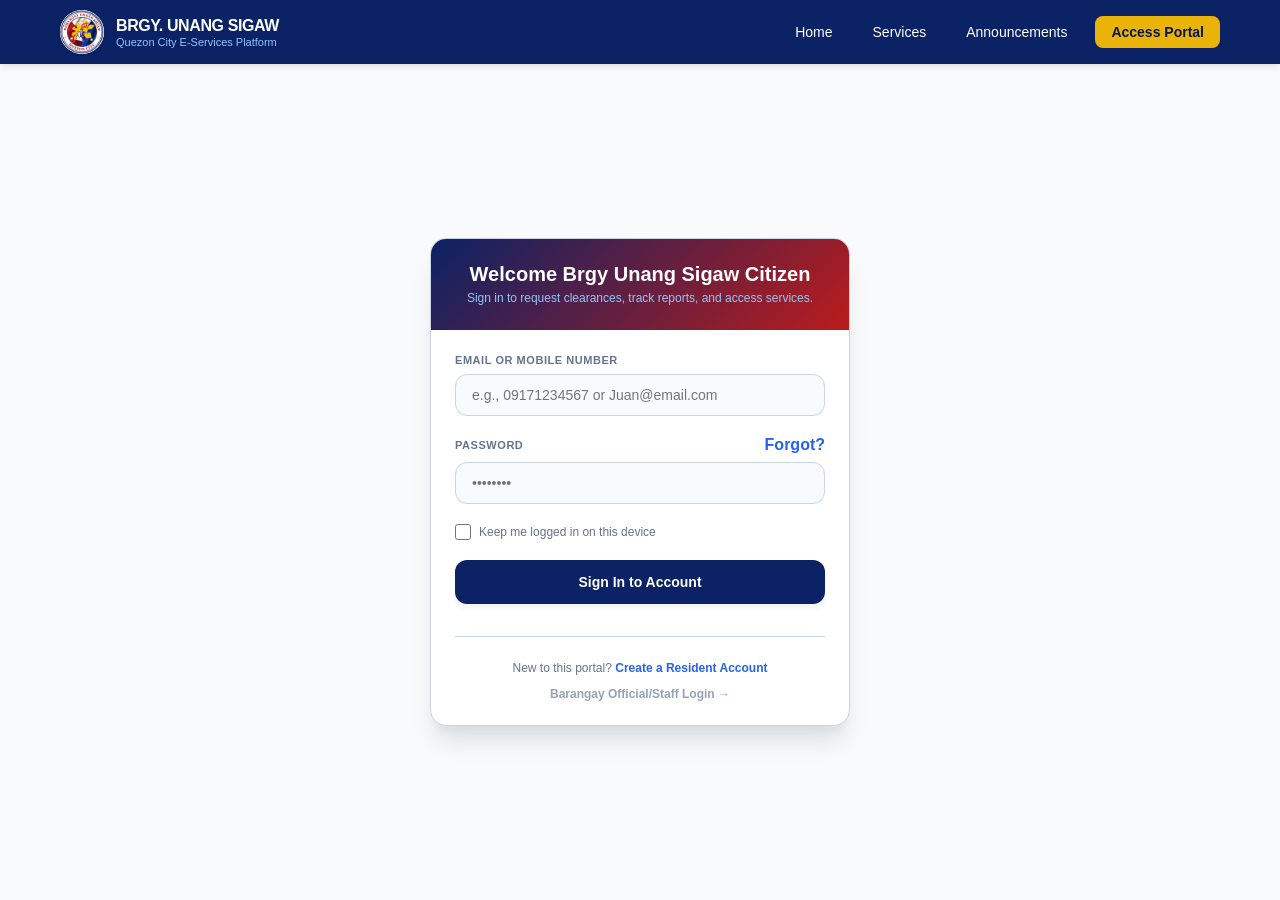
<file: index.html>
<!DOCTYPE html>
<html lang="en">
<head>
    <meta charset="UTF-8">
    <meta name="viewport" content="width=device-width, initial-scale=1.0">
    <title>Barangay Unang Sigaw E-Services Portal</title>
    <link rel="stylesheet" href="style.css">
</head>
<body>

    <!-- GLOBAL HEADER -->
    <header class="main-header">
        <div class="header-container">
            <div class="brand-group">
              <div class="logo-wrapper">
                <img src="images/images.jpg" alt="Barangay Unang Sigaw Logo" class="header-logo-img">
            </div>
                <div class="brand-text">
                    <h1 class="brand-title">BRGY. UNANG SIGAW</h1>
                    <p class="brand-subtitle">Quezon City E-Services Platform</p>
                </div>
            </div>
            <nav class="nav-menu">
                <a href="#" class="nav-link">Home</a>
                <a href="#" class="nav-link">Services</a>
                <a href="#" class="nav-link">Announcements</a>
                <a href="#login-section" class="btn-cta">Access Portal</a>
            </nav>
        </div>
    </header>

    <!-- MAIN CONTENT & LOGIN CARD -->
    <main id="login-section" class="auth-container">
        <div class="login-card">
            <div class="card-header">
                <h2 class="card-title">Welcome Brgy Unang Sigaw Citizen</h2>
                <p class="card-subtitle">Sign in to request clearances, track reports, and access services.</p>
            </div>
            <div class="card-body">
                <form action="#" method="POST" class="login-form">

                    <div class="form-group">
                        <label for="identifier" class="form-label">Email or Mobile Number</label>
                        <input type="text" id="identifier" name="identifier" required placeholder="e.g., 09171234567 or Juan@email.com" class="form-input">
                    </div>
                    <div class="form-group">
                        <div class="label-row">
                            <label for="password" class="form-label">Password</label>
                            <a href="#" class="inline-link">Forgot?</a>
                        </div>
                        <input type="password" id="password" name="password" required placeholder="••••••••" class="form-input">
                    </div>
                    <div class="checkbox-group">
                        <input type="checkbox" id="remember_me" name="remember_me" class="form-checkbox">
                        <label for="remember_me" class="checkbox-label">Keep me logged in on this device</label>
                    </div>
                    <button type="submit" class="btn-submit">Sign In to Account</button>
                </form>
                <div class="card-footer">
                    <p class="footer-text">
                        New to this portal? 
                        <a href="register.html" class="highlight-link">Create a Resident Account</a>
                    </p>
                    <p class="footer-text text-secondary">
                        <a href="#" class="admin-link">Barangay Official/Staff Login →</a>
                    </p>
                </div>
            </div>
        </div>
    </main>

    <script src="script.js"></script>
</body>
</html>
</file>
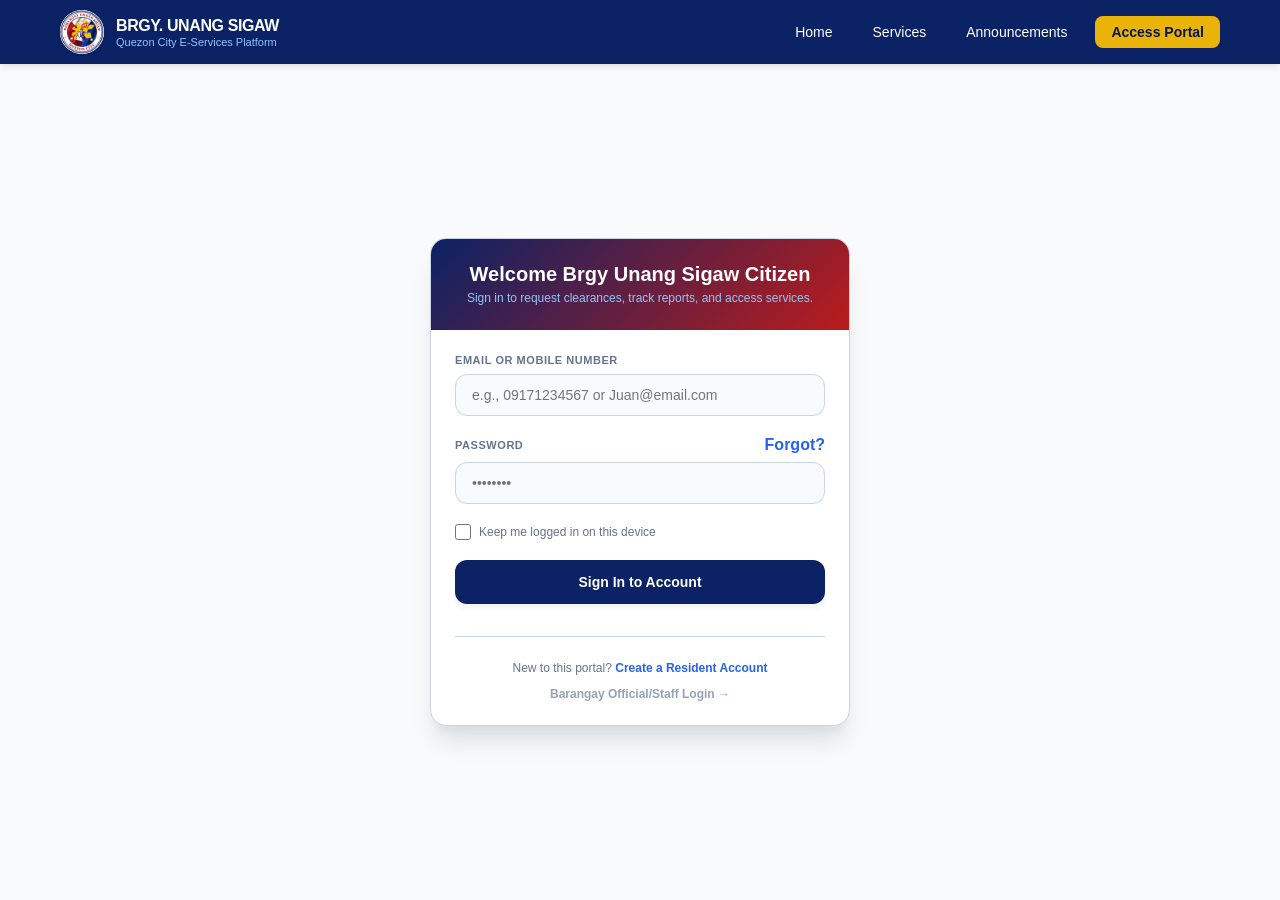
<file: admin.html>
<!DOCTYPE html>
<html lang="en">
<head>
    <meta charset="UTF-8">
    <meta name="viewport" content="width=device-width, initial-scale=1.0">
    <title>Admin Panel | Barangay Unang Sigaw E-Services</title>
    <link rel="stylesheet" href="style.css">
</head>
<body class="dashboard-body">

    <!-- ADMIN PANEL HEADER -->
    <header class="main-header admin-header-theme">
        <div class="header-container">
            <div class="brand-group">
                <div class="logo-wrapper">
                    <img src="images/images.jpg" alt="Barangay Unang Sigaw Logo" class="header-logo-img">
                </div>
                <div class="brand-text">
                    <h1 class="brand-title">BRGY. UNANG SIGAW</h1>
                    <p class="brand-subtitle">Admin Operations Console</p>
                </div>
            </div>
            <nav class="nav-menu">
                <span class="user-welcome-text">Active Session: <strong id="admin-display-name">Officer Loading...</strong></span>
                <a href="index.html" class="btn-logout">System Sign Out</a>
            </nav>
        </div>
    </header>

    <!-- MAIN ADMINISTRATIVE DISPLAY -->
    <main class="dashboard-container admin-layout-width">
        
        <!-- SIDEBAR: STATS LOG -->
        
            <div class="admin-stats-card">
                <h3>Console Overview</h3>
                <div class="stat-row">
                    <span>Total Registered:</span>
                    <strong id="stat-total-users">0</strong>
                </div>
                <div class="stat-row">
                    <span>Verification Queue:</span>
                    <strong class="text-accent" id="stat-queue-count">0</strong>
                </div>
                <hr class="card-divider">
                <p class="qr-caption">System running securely via Local Storage Mock Environment.</p>
            </div>
        </section>

        <!-- MAIN TABLE: RESIDENT REGISTRATION LOGS -->
        <section class="services-panel">
            <h2 class="panel-section-title">Constituent Verification Ledger</h2>
            
            <div class="table-scroll-wrapper">
                <table class="admin-ledger-table">
                    <thead>
                        <tr>
                            <th>Full Name</th>
                            <th>Mobile / Identifier</th>
                            <th>Street / Zone Address</th>
                            <th>Sector Class</th>
                            <th>Administrative Action</th>
                        </tr>
                    </thead>
                    <tbody id="resident-table-rows">
                        <!-- Javascript will dynamically print rows here -->
                    </tbody>
                </table>
            </div>
        </section>

    </main>

    <!-- DATABASE-LESS ADMIN CONTROLLER -->
    <script>
        document.addEventListener("DOMContentLoaded", function() {
            // 1. Check if user has admin security rights
            const currentSession = JSON.parse(localStorage.getItem("active_session"));
            if (!currentSession || currentSession.role !== "admin") {
                alert("⛔ Security Violation: Admin Access Required.");
                window.location.href = "index.html";
                return;
            }

            // Display current admin officer name
            document.getElementById("admin-display-name").innerText = currentSession.name;

            // 2. Render ledger table function
            function loadResidentLedger() {
                const allUsers = JSON.parse(localStorage.getItem("brgy_users")) || [];
                const tableBody = document.getElementById("resident-table-rows");
                
                // Filter down to rows who are standard residents
                const residentList = allUsers.filter(user => user.role === "resident");

                // Update Overview Metrics
                document.getElementById("stat-total-users").innerText = residentList.length;
                document.getElementById("stat-queue-count").innerText = residentList.length > 1 ? residentList.length - 1 : 0;

                // Clear previous manual testing structures
                tableBody.innerHTML = "";

                if (residentList.length === 0) {
                    tableBody.innerHTML = `<tr><td colspan="5" class="table-empty-msg">No accounts registered inside local browser memory.</td></tr>`;
                    return;
                }

                // Loop and drop array data down into rows
                residentList.forEach((resident, index) => {
                    const row = document.createElement("tr");

                    row.innerHTML = `
                        <td><strong>${resident.name}</strong></td>
                        <td><code>${resident.identifier}</code></td>
                        <td>${resident.zone}</td>
                        <td><span class="badge-sector-general">${resident.sector}</span></td>
                        <td>
                            <button class="btn-verify-action" onclick="verifyResidentAction('${resident.identifier}')">
                                Quick Approve
                            </button>
                        </td>
                    `;
                    tableBody.appendChild(row);
                });
            }

            // 3. Simulated verification action trigger logic
            window.verifyResidentAction = function(mobileId) {
                alert(`Verifying identity profile elements for ${mobileId}...\n\nAccount profile state successfully flagged as ACTIVE in ledger logs!`);
            };

            // Run on container bootup
            loadResidentLedger();
        });
    </script>
</body>
</html>
</file>
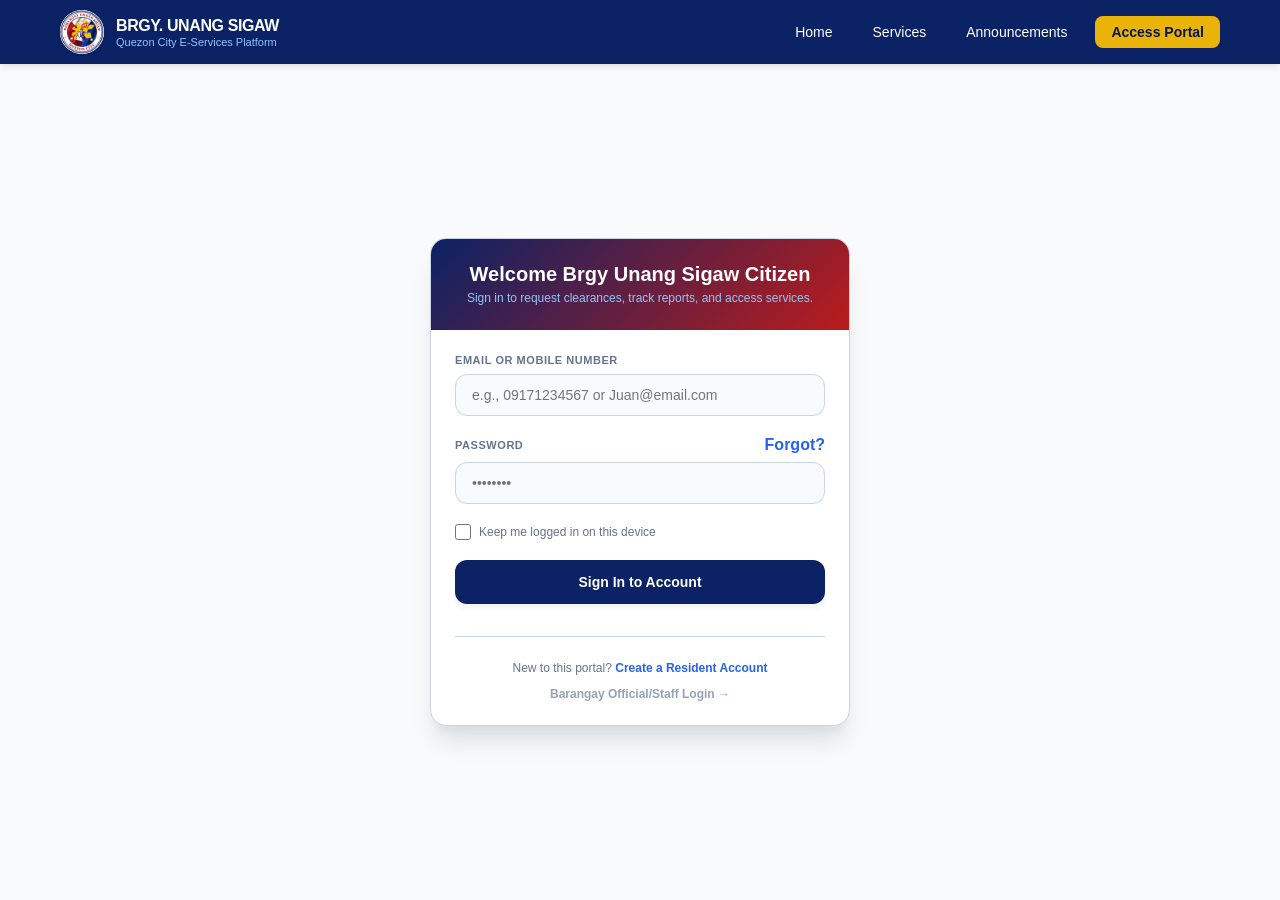
<file: dashboard.html>
<!DOCTYPE html>
<html lang="en">
<head>
    <meta charset="UTF-8">
    <meta name="viewport" content="width=device-width, initial-scale=1.0">
    <title>Resident Dashboard | Barangay Unang Sigaw</title>
    <link rel="stylesheet" href="style.css">
</head>
<body class="dashboard-body">

    <!-- DASHBOARD HEADER -->
    <header class="main-header">
        <div class="header-container">
            <div class="brand-group">
                <div class="logo-wrapper">
                    <img src="images/images.jpg" alt="Barangay Unang Sigaw Logo" class="header-logo-img">
                </div>
                <div class="brand-text">
                    <h1 class="brand-title">BRGY. UNANG SIGAW</h1>
                    <p class="brand-subtitle">Resident Services Dashboard</p>
                </div>
            </div>
            <nav class="nav-menu">
                <span class="user-welcome-text">Welcome, <strong>Juan Dela Cruz</strong></span>
                <a href="index.html" class="btn-logout">Sign Out</a>
            </nav>
        </div>
    </header>

    <!-- DASHBOARD MAIN GRID LAYOUT -->
    <main class="dashboard-container">
        
        <!-- LEFT COLUMN: DIGITAL IDENTITY BADGE -->
        
            <div class="digital-id-card">
                <div class="id-header">
                    <img src="images/images.jpg" alt="Seal" class="id-seal">
                    <div class="id-header-text">
                        <h3>REPUBLIKA NG PILIPINAS</h3>
                        <h4>Barangay Unang Sigaw, QC</h4>
                        <h5>RESIDENT DIGITAL ID</h5>
                    </div>
                </div>
                
                <div class="id-body">
                    <!-- 📸 INTERACTIVE PHOTO ID SLOT -->
                    <div class="id-photo-slot" onclick="triggerPhotoUpload()" style="cursor: pointer; position: relative;" title="Click to upload or edit profile photo">
                        <span class="placeholder-avatar" id="avatar-icon">👤</span>
                        <input type="file" id="id-dashboard-upload" accept="image/*" style="display: none;" onchange="processDashboardPhoto(event)">
                        
                        <!-- Hover overlay banner -->
                        <div style="position: absolute; bottom: 0; left: 0; background: rgba(0,0,0,0.6); color: white; width: 100%; text-align: center; font-size: 9px; padding: 3px 0; border-bottom-left-radius: 6px; border-bottom-right-radius: 6px; z-index: 5;">
                            📸 Edit
                        </div>
                    </div>
                    
                    <!-- Resident Meta Info -->
                    <div class="id-details">
                        <p class="id-label">NAME / PANGALAN</p>
                        <p class="id-value text-uppercase">JUAN M. DELA CRUZ</p>
                        
                        <p class="id-label">PRECINCT ZONE / AREA</p>
                        <p class="id-value" id="resident-zone-display">Cloverleaf Community Compound</p>
                        
                        <div class="id-split-row">
                            <div>
                                <p class="id-label">SECTOR TYPE</p>
                                <span class="badge-sector-general">General Citizen</span>
                            </div>
                            <div>
                                <p class="id-label">ACCOUNT STATUS</p>
                                <span class="badge-status-active">Active Profile</span>
                            </div>
                        </div>
                    </div>
                </div>

                <!-- Verification Sector -->
                <div class="id-footer">
                    <div class="qr-code-placeholder">
                        <div class="qr-box-pattern"></div>
                    </div>
                    <p class="qr-caption">Scan code at the Barangay Hall to instantly pull up verified profile credentials</p>
                </div>
            </div>
        </section>

        <!-- RIGHT COLUMN: CORE E-SERVICES ACTIONS -->
        <section class="services-panel">
            <h2 class="panel-section-title">Available Online E-Services</h2>
            
            <div class="services-action-grid">
                <!-- Action 1: Barangay Clearance -->
                <div class="service-action-card">
                    <div class="service-icon-banner banner-blue">📄</div>
                    <div class="service-card-body">
                        <h4>Request Barangay Clearance</h4>
                        <p>Apply for local clearance certificates needed for jobs, bank accounts, or business applications.</p>
                        <button class="btn-action-trigger bg-blue" onclick="openRequestModal('Barangay Clearance')">Initiate Request</button>
                    </div>
                </div>

                <!-- Action 2: Certificate of Indigency -->
                <div class="service-action-card">
                    <div class="service-icon-banner banner-red">⚖️</div>
                    <div class="service-card-body">
                        <h4>Certificate of Indigency</h4>
                        <p>Acquire official documentation required for medical, legal, educational, or social financial aid channels.</p>
                        <button class="btn-action-trigger bg-red" onclick="openRequestModal('Certificate of Indigency')">Request Document</button>
                    </div>
                </div>

                <!-- Action 3: Community Incident Reporter -->
                <div class="service-action-card">
                    <div class="service-icon-banner banner-gold">🚨</div>
                    <div class="service-card-body">
                        <h4>iReport Barangay Hazard</h4>
                        <p>Report structural hazards, broken streetlights, or scheduling updates directly to community patrol desk officers.</p>
                       <button class="btn-action-trigger bg-gold" onclick="alert('iReport module feature coming soon!')">File Incident Report</button>
                    </div>
                </div>

                <!-- Action 4: Document Status Tracker -->
                <div class="service-action-card">
                    <div class="service-icon-banner banner-gray">⏱️</div>
                    <div class="service-card-body">
                        <h4>Application Status Tracker</h4>
                        <p>Track your real-time processing statuses for requested clearances currently waiting for captain signature approvals.</p>
                        <button class="btn-action-trigger bg-gray" onclick="viewProgressLog()">View Progress Log</button>
                    </div>
                </div>
            </div>
        </section>
    <!-- DOCUMENT REQUEST MODAL POPUP -->
    <div id="clearance-modal" class="modal-overlay" style="display: none;">
        <div class="modal-card">
            <div class="modal-header">
                <h3 id="modal-form-title">Application Form</h3>
                <button class="close-modal-btn" onclick="closeRequestModal()">✕</button>
            </div>
            <div class="modal-body">
                <form id="modal-request-form" class="login-form">
                    <!-- Dynamic Read-Only Fields -->
                    <div class="form-group">
                        <label class="form-label">Applicant Name</label>
                        <input type="text" id="modal-resident-name" class="form-input" disabled style="background-color: #e2e8f0; cursor: not-allowed;">
                    </div>
                    
                    <!-- Purpose Selector -->
                    <div class="form-group">
                        <label for="clearance-purpose" class="form-label">Purpose of Request</label>
                        <select id="clearance-purpose" required class="form-input select-box">
                            <option value="" disabled selected>Select purpose...</option>
                            <option value="Job Application">Employment / Job Application</option>
                            <option value="ID Requirement">Valid ID Application (Postal, Passport, etc.)</option>
                            <option value="Financial Assistance">Financial / Medical Assistance (Ayuda)</option>
                            <option value="Business Permit">Micro-Business / Vendor Requirement</option>
                        </select>
                    </div>

                    <!-- Additional Details -->
                    <div class="form-group">
                        <label for="request-notes" class="form-label">Additional Remarks / Details (Optional)</label>
                        <input type="text" id="request-notes" placeholder="e.g., For local employment or financial medical aid" class="form-input">
                    </div>

                    <button type="submit" class="btn-submit" style="margin-top: 10px;">Submit Online Application</button>
                </form>
            </div>
        </div>
    </div>

    </main>

    <!-- SESSION ENGINE & PHOTO STORAGE SYNC -->
    <script>
        document.addEventListener("DOMContentLoaded", function() {
            renderDashboardSession();
        });

        // 1. Core render engine
        function renderDashboardSession() {
            const currentSession = JSON.parse(localStorage.getItem("active_session"));
            
            if (!currentSession) {
                alert("Unauthorized Access. Please log in first.");
                window.location.href = "index.html";
                return;
            }
            
            // Dynamic UI updates based on current user session
            document.querySelector(".user-welcome-text strong").innerText = currentSession.name;
            document.querySelector(".id-value.text-uppercase").innerText = currentSession.name;
            document.getElementById("resident-zone-display").innerText = currentSession.zone;
            
            const sectorBadge = document.querySelector(".badge-sector-general");
            if (sectorBadge) {
                sectorBadge.innerText = currentSession.sector;
            }

            // Photo processing logic
            const photoSlot = document.querySelector(".id-photo-slot");
            const avatarIcon = document.getElementById("avatar-icon");
            
            if (photoSlot && currentSession.photo) {
                if (avatarIcon) avatarIcon.style.display = "none";
                
                const existingImg = photoSlot.querySelector(".rendered-profile-img");
                if (existingImg) existingImg.remove();

                const img = document.createElement("img");
                img.src = currentSession.photo;
                img.className = "rendered-profile-img";
                img.alt = "Resident Photo";
                img.style.cssText = "width:100%; height:100%; object-fit:cover; border-radius:6px; position:absolute; top:0; left:0; z-index:1;";
                photoSlot.appendChild(img);
            }
        }

        // 2. Triggers the hidden system file dropper dialog input field
        function triggerPhotoUpload() {
            document.getElementById("id-dashboard-upload").click();
        }

        // 3. Encodes image array files into strings and updates localStorage
        function processDashboardPhoto(event) {
            const files = event.target.files; 
            if (!files || files.length === 0) return;

            const selectedImageFile = files[0]; // Isolate the target single file object
            const reader = new FileReader();
            
            reader.onloadend = function() {
                const base64ImageString = reader.result;

                let activeUser = JSON.parse(localStorage.getItem("active_session"));
                let masterDatabase = JSON.parse(localStorage.getItem("brgy_users")) || [];

                // Bind base64 data to current session state
                activeUser.photo = base64ImageString;
                localStorage.setItem("active_session", JSON.stringify(activeUser));

                // Map master user table array ledger rows to update data cells globally
                                // Map master user table array ledger rows to update data cells globally
                masterDatabase = masterDatabase.map(user => {
                    if (user.identifier === activeUser.identifier) {
                        user.photo = base64ImageString;
                    }
                    return user;
                });
                localStorage.setItem("brgy_users", JSON.stringify(masterDatabase));

                alert("🎉 Profile photo successfully uploaded and synchronized into your digital identity record ledger!");
                renderDashboardSession();
            };
            
            reader.readAsDataURL(selectedImageFile);
        }
                // ==========================================================================
        // DOCUMENT POPUP MODAL ENGINE (DATABASE-LESS ACTIONS)
        // ==========================================================================
        let selectedDocumentType = "";

        // 1. Opens the popup window and assigns custom labels
        window.openRequestModal = function(docType) {
            const currentSession = JSON.parse(localStorage.getItem("active_session"));
            selectedDocumentType = docType;
            
            // Set dynamic title and applicant info
            document.getElementById("modal-form-title").innerText = `Apply for ${docType}`;
            document.getElementById("modal-resident-name").value = currentSession.name;
            
            // Reset input values from past usage
            document.getElementById("clearance-purpose").value = "";
            document.getElementById("request-notes").value = "";
            
            // Show the background overlay container mask
            document.getElementById("clearance-modal").style.display = "flex";
        };

        // 2. Hide modal pop-up block
        window.closeRequestModal = function() {
            document.getElementById("clearance-modal").style.display = "none";
        };

        // 3. Process Request Form and save document state to browser memory
        const requestForm = document.getElementById("modal-request-form");
        if (requestForm) {
            requestForm.addEventListener("submit", function(e) {
                e.preventDefault();
                
                const currentSession = JSON.parse(localStorage.getItem("active_session"));
                const purposeValue = document.getElementById("clearance-purpose").value;
                const notesValue = document.getElementById("request-notes").value.trim();
                
                // Grab or build the mock global document table ledger array
                let documentDatabase = JSON.parse(localStorage.getItem("brgy_requests")) || [];
                
                // Create a clean new tracking item object
                const newDocRequest = {
                    id: "REQ-" + Math.floor(100000 + Math.random() * 900000),
                    residentId: currentSession.identifier,
                    residentName: currentSession.name,
                    document: selectedDocumentType,
                    purpose: purposeValue,
                    notes: notesValue || "N/A",
                    status: "Pending Approval",
                    date: new Date().toLocaleDateString()
                };
                
                documentDatabase.push(newDocRequest);
                localStorage.setItem("brgy_requests", JSON.stringify(documentDatabase));
                
                alert(`🎉 Application Submitted Successfully!\n\nYour Request ID is: ${newDocRequest.id}\nYou can monitor its timeline state using the Tracker card link.`);
                closeRequestModal();
            });
        }

        // 4. View logs alert cheat loop helper
        window.viewProgressLog = function() {
            const currentSession = JSON.parse(localStorage.getItem("active_session"));
            const allRequests = JSON.parse(localStorage.getItem("brgy_requests")) || [];
            
            // Isolate items linked to this logged-in account
            const myRequests = allRequests.filter(req => req.residentId === currentSession.identifier);
            
            if (myRequests.length === 0) {
                alert("⏱️ Application Progress Logs:\n\nYou have no active document clearance processing logs on file.");
                return;
            }
            
            let message = `⏱️ Active Document Trackers for ${currentSession.name}:\n\n`;
            myRequests.forEach(req => {
                message += `• [${req.id}] ${req.document}\n  Purpose: ${req.purpose}\n  Status: 🟡 ${req.status}\n\n`;
            });
            alert(message);
        };

    </script>
</body>
</html>
</file>
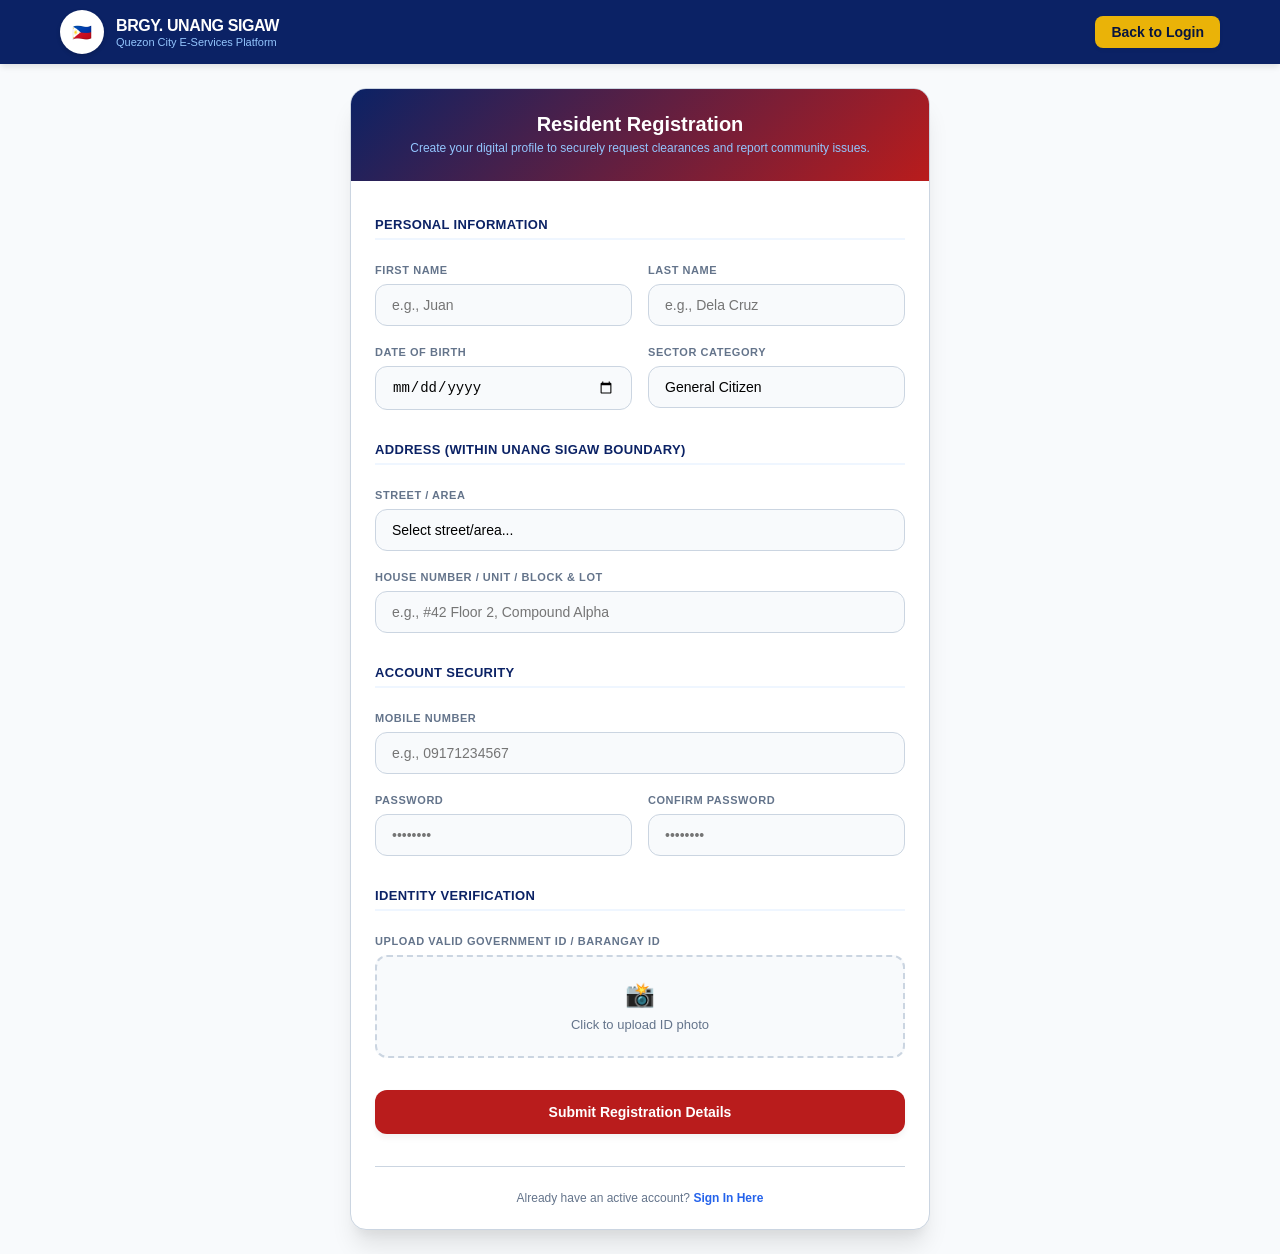
<file: register.html>
<!DOCTYPE html>
<html lang="en">
<head>
    <meta charset="UTF-8">
    <meta name="viewport" content="width=device-width, initial-scale=1.0">
    <title>Resident Account Creation | Barangay Unang Sigaw Portal</title>
    <link rel="stylesheet" href="style.css">
</head>
<body>

    <!-- BRANDED SYSTEM HEADER -->
    <header class="main-header">
        <div class="header-container">
            <div class="brand-group">
                <div class="logo-wrapper">
                    <span class="logo-icon">🇵🇭</span>
                </div>
                <div class="brand-text">
                    <h1 class="brand-title">BRGY. UNANG SIGAW</h1>
                    <p class="brand-subtitle">Quezon City E-Services Platform</p>
                </div>
            </div>
            <nav class="nav-menu">
                <a href="index.html" class="btn-cta">Back to Login</a>
            </nav>
        </div>
    </header>

    <!-- REGISTRATION WORKFLOW -->
    <main class="auth-container">
        <div class="register-card">
            <div class="card-header registration-theme">
                <h2 class="card-title">Resident Registration</h2>
                <p class="card-subtitle">Create your digital profile to securely request clearances and report community issues.</p>
            </div>
            <div class="card-body">
                <form action="#" method="POST" enctype="multipart/form-data" class="login-form">
                    <h3 class="section-divider-title">Personal Information</h3>
                    <div class="form-row-grid">
                        <div class="form-group">
                            <label for="first_name" class="form-label">First Name</label>
                            <input type="text" id="first_name" name="first_name" required placeholder="e.g., Juan" class="form-input">
                        </div>
                        <div class="form-group">
                            <label for="last_name" class="form-label">Last Name</label>
                            <input type="text" id="last_name" name="last_name" required placeholder="e.g., Dela Cruz" class="form-input">
                        </div>
                    </div>
                    <div class="form-row-grid">
                        <div class="form-group">
                            <label for="birthdate" class="form-label">Date of Birth</label>
                            <input type="date" id="birthdate" name="birthdate" required class="form-input">
                        </div>
                        <div class="form-group">
                            <label for="sector" class="form-label">Sector Category</label>
                            <select id="sector" name="sector" class="form-input select-box">
                                <option value="general">General Citizen</option>
                                <option value="senior">Senior Citizen</option>
                                <option value="pwd">PWD (Person with Disability)</option>
                                <option value="solo_parent">Solo Parent</option>
                            </select>
                        </div>
                    </div>

                    <h3 class="section-divider-title">Address (Within Unang Sigaw Boundary)</h3>
                    <div class="form-group">
                        <label for="street" class="form-label">Street / Area</label>
                        <select id="street" name="street" required class="form-input select-box">
                            <option value="" disabled selected>Select street/area...</option>
                            <option value="edsa">EDSA (Balintawak Area)</option>
                            <option value="nlex">NLEX Service Road Zone</option>
                            <option value="cloverleaf">Cloverleaf Community Compound</option>
                            <option value="bonifacio">Bonifacio Street</option>
                            <option value="market_view">Market View Area</option>
                        </select>
                    </div>
                    <div class="form-group">
                        <label for="address_details" class="form-label">House Number / Unit / Block & Lot</label>
                        <input type="text" id="address_details" name="address_details" required placeholder="e.g., #42 Floor 2, Compound Alpha" class="form-input">
                    </div>

                    <h3 class="section-divider-title">Account Security</h3>
                    <div class="form-group">
                        <label for="mobile" class="form-label">Mobile Number</label>
                        <input type="tel" id="mobile" name="mobile" required placeholder="e.g., 09171234567" class="form-input">
                    </div>
                    <div class="form-row-grid">
                        <div class="form-group">
                            <label for="password" class="form-label">Password</label>
                            <input type="password" id="password" name="password" required placeholder="••••••••" class="form-input">
                        </div>
                        <div class="form-group">
                            <label for="confirm_password" class="form-label">Confirm Password</label>
                            <input type="password" id="confirm_password" name="confirm_password" required placeholder="••••••••" class="form-input">
                        </div>
                    </div>

                    <h3 class="section-divider-title">Identity Verification</h3>
                    <div class="form-group">
                        <label for="valid_id" class="form-label">Upload Valid Government ID / Barangay ID</label>
                        <div class="file-upload-wrapper">
                            <input type="file" id="valid_id" name="valid_id" required accept="image/*" class="file-input-hidden">
                            <div class="file-drop-zone">
                                <span class="upload-icon">📸</span>
                                <span class="upload-text">Click to upload ID photo</span>
                            </div>
                        </div>
                    </div>
                    <button type="submit" class="btn-submit btn-register-theme">Submit Registration Details</button>
                </form>
                <div class="card-footer">
                    <p class="footer-text">
                        Already have an active account? 
                        <a href="index.html" class="highlight-link">Sign In Here</a>
                    </p>
                </div>
            </div>
        </div>
    </main>
    <script src="script.js"></script>
</body>
</html>
</file>
<file: style.css>
:root {
    --primary-color: #0b2265;    
    --primary-dark: #07153f;     
    --accent-color: #eab308;     
    --accent-hover: #ca8a04;     
    --brgy-red: #b91c1c;         
    --brgy-red-hover: #991b1b;   
    --bg-light: #f8fafc;         
    --text-main: #1e293b;        
    --text-muted: #64748b;       
    --border-color: #cbd5e1;    
    --white: #ffffff;
    --radius-lg: 16px;
    --radius-md: 12px;
    --transition: all 0.2s ease-in-out;
}

* {
    margin: 0;
    padding: 0;
    box-sizing: border-box;
}

body {
    font-family: -apple-system, BlinkMacSystemFont, "Segoe UI", Roboto, sans-serif;
    background-color: var(--bg-light);
    color: var(--text-main);
    min-height: 100vh;
    display: flex;
    flex-direction: column;
}


.main-header {
    background-color: var(--primary-color);
    color: var(--white);
    position: sticky;
    top: 0;
    z-index: 50;
    box-shadow: 0 4px 6px -1px rgba(0, 0, 0, 0.1);
}

.header-container {
    max-width: 1200px;
    margin: 0 auto;
    padding: 0 20px;
    height: 64px;
    display: flex;
    align-items: center;
    justify-content: space-between;
}

.brand-group {
    display: flex;
    align-items: center;
    gap: 12px;
}


.logo-wrapper {
    width: 44px !important;       /* Forces the circle to be exactly 44px wide */
    height: 44px !important;      /* Forces the circle to be exactly 44px high */
    background-color: var(--white);
    border-radius: 50% !important;/* Keeps it as a perfect circle */
    display: flex;
    align-items: center;
    justify-content: center;
    overflow: hidden !important;  /* Cuts off anything that spills outside the circle */
    box-shadow: 0 2px 4px rgba(0,0,0,0.15);
    flex-shrink: 0;               /* Prevents the text from crushing the logo circle */
}

.header-logo-img {
    width: 100% !important;       /* Forces the giant image to shrink down */
    height: 100% !important;      /* Forces it down to 100% of the circle's height */
    object-fit: contain;          /* Ensures the entire circular seal fits without getting squished */
    display: block;
}

.brand-title {
    font-size: 16px;
    font-weight: 700;
    letter-spacing: -0.025em;
    line-height: 1.2;
}

.brand-subtitle {
    font-size: 11px;
    color: #93c5fd;
}

.nav-menu {
    display: flex;
    align-items: center;
    gap: 16px;
}

.nav-link {
    color: var(--white);
    text-decoration: none;
    font-size: 14px;
    font-weight: 500;
    padding: 8px 12px;
    border-radius: 6px;
    transition: var(--transition);
}

.nav-link:hover {
    background-color: #1e40af;
}

.btn-cta {
    background-color: var(--accent-color);
    color: var(--primary-dark);
    text-decoration: none;
    font-size: 14px;
    font-weight: 700;
    padding: 8px 16px;
    border-radius: 8px;
    box-shadow: 0 2px 4px rgba(0, 0, 0, 0.05);
    transition: var(--transition);
}

.btn-cta:hover {
    background-color: var(--accent-hover);
}

.auth-container {
    flex-grow: 1;
    display: flex;
    align-items: center;
    justify-content: center;
    padding: 24px 16px;
}

.login-card, .register-card {
    background-color: var(--white);
    width: 100%;
    border-radius: var(--radius-lg);
    box-shadow: 0 20px 25px -5px rgba(0, 0, 0, 0.1), 0 10px 10px -5px rgba(0, 0, 0, 0.04);
    border: 1px solid var(--border-color);
    overflow: hidden;
}

.login-card {
    max-width: 420px;
}

.register-card {
    max-width: 580px; /* Slightly wider layout to house side-by-side grids gracefully */
}

.card-header {
    background: linear-gradient(135deg, var(--primary-color) 0%, var(--brgy-red) 100%) !important;
    padding: 24px;
    text-align: center;
    color: var(--white);
}

.card-title {
    font-size: 20px;
    font-weight: 700;
}

.card-subtitle {
    font-size: 12px;
    color: #93c5fd;
    margin-top: 4px;
    line-height: 1.4;
}

.card-body {
    padding: 24px;
}

.login-form {
    display: flex;
    flex-direction: column;
    gap: 20px;
}

.form-group {
    display: flex;
    flex-direction: column;
    gap: 8px;
}

.label-row {
    display: flex;
    justify-content: space-between;
    align-items: center;
}

.form-label {
    font-size: 11px;
    font-weight: 600;
    color: var(--text-muted);
    text-transform: uppercase;
    letter-spacing: 0.05em;
}

.form-input {
    width: 100%;
    padding: 12px 16px;
    background-color: #f8fafc;
    border: 1px solid var(--border-color);
    border-radius: var(--radius-md);
    font-size: 14px;
    transition: var(--transition);
}

.form-input:focus {
    outline: none;
    border-color: var(--primary-color);
    background-color: var(--white);
    box-shadow: 0 0 0 3px rgba(11, 34, 101, 0.1);
}

.checkbox-group {
    display: flex;
    align-items: center;
    gap: 8px;
}

.form-checkbox {
    width: 16px;
    height: 16px;
    border-radius: 4px;
    border: 1px solid var(--border-color);
    cursor: pointer;
}

.checkbox-label {
    font-size: 12px;
    color: var(--text-muted);
    user-select: none;
}

.btn-submit {
    width: 100%;
    background-color: var(--primary-color);
    color: var(--white);
    font-size: 14px;
    font-weight: 700;
    padding: 14px;
    border: none;
    border-radius: var(--radius-md);
    cursor: pointer;
    box-shadow: 0 4px 6px rgba(0, 0, 0, 0.05);
    transition: var(--transition);
}

.btn-submit:hover {
    background-color: var(--primary-dark);
}

.btn-submit:active {
    transform: scale(0.98);
}

.card-footer {
    margin-top: 32px;
    padding-top: 24px;
    border-top: 1px solid var(--border-color);
    text-align: center;
    display: flex;
    flex-direction: column;
    gap: 12px;
}

.footer-text {
    font-size: 12px;
    color: var(--text-muted);
}

.inline-link, .highlight-link, .admin-link {
    text-decoration: none;
    font-weight: 600;
    transition: var(--transition);
}

.inline-link, .highlight-link {
    color: #2563eb;
}

.inline-link:hover, .highlight-link:hover {
    text-decoration: underline;
}

.admin-link {
    color: #94a3b8;
}

.admin-link:hover {
    color: var(--text-muted);
}

.section-divider-title {
    font-size: 13px;
    font-weight: 700;
    color: var(--primary-color);
    border-bottom: 2px solid #eff6ff;
    padding-bottom: 6px;
    margin-top: 12px;
    margin-bottom: 4px;
    text-transform: uppercase;
    letter-spacing: 0.025em;
}

.form-row-grid {
    display: grid;
    grid-template-columns: 1fr 1fr;
    gap: 16px;
}

.select-box {
    cursor: pointer;
    background-image: url("data:image/svg+xml;charset=utf-8,%3Csvg xmlns='http://w3.org' fill='none' viewBox='0 0 20 20'%3E%3Cpath stroke='%2364748b' stroke-linecap='round' stroke-linejoin='round' stroke-width='1.5' d='M6 8l4 4 4-4'/%3E%3C/svg%3E");
    background-position: right 12px center;
    background-repeat: no-repeat;
    background-size: 20px;
    appearance: none;
    padding-right: 40px !important;
}

.file-upload-wrapper {
    position: relative;
    width: 100%;
}

.file-input-hidden {
    position: absolute;
    width: 100%;
    height: 100%;
    top: 0;
    left: 0;
    opacity: 0;
    cursor: pointer;
    z-index: 10;
}

.file-drop-zone {
    border: 2px dashed #cbd5e1;
    background-color: #f8fafc;
    border-radius: var(--radius-md);
    padding: 24px;
    text-align: center;
    display: flex;
    flex-direction: column;
    align-items: center;
    gap: 8px;
    transition: var(--transition);
}

.file-input-hidden:hover + .file-drop-zone {
    border-color: var(--primary-color);
    background-color: #eff6ff;
}

.upload-icon {
    font-size: 24px;
}

.upload-text {
    font-size: 13px;
    font-weight: 500;
    color: var(--text-muted);
}

.btn-register-theme {
    background-color: var(--brgy-red) !important; 
    margin-top: 12px;
}

.btn-register-theme:hover {
    background-color: var(--brgy-red-hover) !important;
}

@media (max-width: 640px) {
    .brand-subtitle, .nav-link {
        display: none; /* Cleans up navbar for smartphone screens */
    }
    
    .header-container {
        padding: 0 16px;
    }
    
    .auth-container {
        padding: 16px 8px;
    }

    .form-row-grid {
        grid-template-columns: 1fr; /* Rows stack into single columns on mobile mobile view */
        gap: 20px;
    }
}

.dashboard-body {
    background-color: #f1f5f9; /* Smooth layout background contrast change */
}

.user-welcome-text {
    font-size: 14px;
    color: #93c5fd;
    margin-right: 12px;
}

.btn-logout {
    background-color: rgba(255,255,255,0.15);
    color: var(--white);
    text-decoration: none;
    font-size: 13px;
    font-weight: 600;
    padding: 6px 14px;
    border-radius: 6px;
    border: 1px solid rgba(255,255,255,0.25);
    transition: var(--transition);
}

.btn-logout:hover {
    background-color: var(--brgy-red);
    border-color: var(--brgy-red);
}

.dashboard-container {
    max-width: 1200px;
    width: 100%;
    margin: 32px auto;
    padding: 0 20px;
    display: grid;
    grid-template-columns: 380px 1fr; /* Rigid separation between digital identity layout and system actions */
    gap: 32px;
}

/* Digital Profile ID Styling rules */
.identity-panel {
    width: 100%;
}

.digital-id-card {
    background-color: var(--white);
    border-radius: var(--radius-lg);
    border: 1px solid var(--border-color);
    box-shadow: 0 10px 15px -3px rgba(0,0,0,0.05);
    overflow: hidden;
}

.id-header {
    background: linear-gradient(135deg, var(--primary-color) 0%, var(--primary-dark) 100%);
    padding: 16px;
    display: flex;
    align-items: center;
    gap: 12px;
    color: var(--white);
    border-bottom: 4px solid var(--accent-color);
}

.id-seal {
    width: 44px;
    height: 44px;
    border-radius: 50%;
    background-color: var(--white);
}

.id-header-text h3 { font-size: 10px; font-weight: 500; letter-spacing: 0.05em; color: #93c5fd; }
.id-header-text h4 { font-size: 13px; font-weight: 700; }
.id-header-text h5 { font-size: 11px; font-weight: 700; color: var(--accent-color); margin-top: 2px; }

.id-body {
    padding: 20px;
    display: flex;
    gap: 16px;
    background-color: #fff;
}

.id-photo-slot {
    width: 100px;
    height: 120px;
    background-color: #f1f5f9;
    border: 2px solid var(--border-color);
    border-radius: 8px;
    display: flex;
    align-items: center;
    justify-content: center;
    flex-shrink: 0;
}

.placeholder-avatar {
    font-size: 44px;
}

.id-details {
    display: flex;
    flex-direction: column;
    gap: 6px;
}

.id-label {
    font-size: 9px;
    font-weight: 700;
    color: var(--text-muted);
    letter-spacing: 0.025em;
}

.id-value {
    font-size: 13px;
    font-weight: 700;
    color: var(--primary-dark);
}

.id-split-row {
    display: flex;
    gap: 12px;
    margin-top: 4px;
}

/* Badging variations */
.badge-sector-general {
    font-size: 10px;
    font-weight: 700;
    color: #1e3a8a;
    background-color: #eff6ff;
    padding: 2px 8px;
    border-radius: 9999px;
}

.badge-status-active {
    font-size: 10px;
    font-weight: 700;
    color: #166534;
    background-color: #f0fdf4;
    padding: 2px 8px;
    border-radius: 9999px;
}

.id-footer {
    background-color: #f8fafc;
    padding: 16px;
    border-top: 1px dashed var(--border-color);
    display: flex;
    align-items: center;
    gap: 16px;
}

.qr-code-placeholder {
    width: 70px;
    height: 70px;
    background-color: #fff;
    border: 1px solid var(--border-color);
    padding: 4px;
    border-radius: 6px;
    flex-shrink: 0;
}

/* Fake generic linear linear matrix layout pattern block representation */
.qr-box-pattern {
    width: 100%;
    height: 100%;
    background: repeating-linear-gradient(45deg, #334155, #334155 4px, #fff 4px, #fff 8px);
}

.qr-caption {
    font-size: 11px;
    line-height: 1.4;
    color: var(--text-muted);
}

/* Services Control Desk */
.panel-section-title {
    font-size: 18px;
    font-weight: 700;
    color: var(--primary-color);
    margin-bottom: 20px;
}

.services-action-grid {
    display: grid;
    grid-template-columns: 1fr 1fr;
    gap: 20px;
}

.service-action-card {
    background-color: var(--white);
    border-radius: var(--radius-lg);
    border: 1px solid var(--border-color);
    overflow: hidden;
    box-shadow: 0 4px 6px -1px rgba(0,0,0,0.02);
    display: flex;
    flex-direction: column;
}

.service-icon-banner {
    padding: 16px;
    font-size: 24px;
}

.banner-blue { background-color: #eff6ff; }
.banner-red { background-color: #fef2f2; }
.banner-gold { background-color: #fef9c3; }
.banner-gray { background-color: #f8fafc; }

.service-card-body {
    padding: 20px;
    display: flex;
    flex-direction: column;
    flex-grow: 1;
    gap: 10px;
}

.service-card-body h4 {
    font-size: 15px;
    font-weight: 700;
    color: var(--primary-dark);
}

.service-card-body p {
    font-size: 13px;
    line-height: 1.5;
    color: var(--text-muted);
    flex-grow: 1;
}

.btn-action-trigger {
    width: 100%;
    padding: 10px;
    border: none;
    border-radius: 8px;
    font-size: 13px;
    font-weight: 700;
    color: var(--white);
    cursor: pointer;
    transition: var(--transition);
}

.btn-action-trigger:hover { filter: brightness(0.9); }
.bg-blue { background-color: var(--primary-color); }
.bg-red { background-color: var(--brgy-red); }
.bg-gold { background-color: #d97706; }
.bg-gray { background-color: #475569; }

/* Responsive adjustments for handheld layouts */
@media (max-width: 900px) {
    .dashboard-container {
        grid-template-columns: 1fr;
    }
    .user-welcome-text { display: none; }
}

@media (max-width: 600px) {
    .services-action-grid { grid-template-columns: 1fr; }
}

.admin-header-theme {
    background-color: var(--primary-dark) !important;
    border-bottom: 3px solid var(--brgy-red);
}

.admin-layout-width {
    grid-template-columns: 280px 1fr !important;
}

.admin-stats-card {
    background-color: var(--white);
    padding: 20px;
    border-radius: var(--radius-lg);
    border: 1px solid var(--border-color);
    box-shadow: 0 4px 6px rgba(0,0,0,0.02);
}

.admin-stats-card h3 {
    font-size: 14px;
    font-weight: 700;
    color: var(--primary-color);
    margin-bottom: 16px;
    text-transform: uppercase;
}

.stat-row {
    display: flex;
    justify-content: space-between;
    font-size: 13px;
    padding: 8px 0;
}

.card-divider {
    border: 0;
    border-top: 1px solid var(--border-color);
    margin: 12px 0;
}

.text-accent {
    color: var(--brgy-red);
}

/* Tabular Presentation Formats */
.table-scroll-wrapper {
    width: 100%;
    background-color: var(--white);
    border-radius: var(--radius-lg);
    border: 1px solid var(--border-color);
    overflow: hidden;
    box-shadow: 0 10px 15px -3px rgba(0,0,0,0.02);
}

.admin-ledger-table {
    width: 100%;
    border-collapse: collapse;
    text-align: left;
    font-size: 13px;
}

.admin-ledger-table th {
    background-color: #f1f5f9;
    color: var(--primary-color);
    font-weight: 700;
    padding: 14px 16px;
    border-bottom: 2px solid var(--border-color);
}

.admin-ledger-table td {
    padding: 14px 16px;
    border-bottom: 1px solid #f1f5f9;
    color: var(--text-main);
}

.admin-ledger-table tr:hover td {
    background-color: #fafafa;
}

.table-empty-msg {
    text-align: center;
    color: var(--text-muted);
    padding: 32px !important;
    font-style: italic;
}

/* Grid control buttons */
.btn-verify-action {
    background-color: #166534;
    color: var(--white);
    border: none;
    padding: 6px 12px;
    border-radius: 6px;
    font-weight: 600;
    font-size: 11px;
    cursor: pointer;
    transition: var(--transition);
}

.btn-verify-action:hover {
    background-color: #14532d;
}

code {
    background-color: #f1f5f9;
    padding: 2px 6px;
    border-radius: 4px;
    font-family: monospace;
    font-size: 12px;
    color: var(--brgy-red);
}

.modal-overlay {
    position: fixed;
    top: 0;
    left: 0;
    width: 100%;
    height: 100%;
    background-color: rgba(7, 21, 63, 0.6); /* Translucent midnight dark filter */
    z-index: 1000;
    display: flex;
    align-items: center;
    justify-content: center;
    backdrop-filter: blur(4px); /* Modern frosted-glass aesthetic touch */
}

.modal-card {
    background-color: var(--white);
    width: 100%;
    max-width: 480px;
    border-radius: var(--radius-lg);
    box-shadow: 0 25px 50px -12px rgba(0, 0, 0, 0.25);
    overflow: hidden;
    animation: fadeInModal 0.2s ease-out;
}

.modal-header {
    background: linear-gradient(135deg, var(--primary-color) 0%, var(--brgy-red) 100%);
    padding: 16px 20px;
    display: flex;
    align-items: center;
    justify-content: space-between;
    color: var(--white);
}

.modal-header h3 {
    font-size: 16px;
    font-weight: 700;
}

.close-modal-btn {
    background: transparent;
    border: none;
    color: var(--white);
    font-size: 16px;
    cursor: pointer;
    opacity: 0.8;
    transition: var(--transition);
}

.close-modal-btn:hover {
    opacity: 1;
    transform: scale(1.1);
}

.modal-body {
    padding: 24px;
}

@keyframes fadeInModal {
    from { transform: scale(0.95); opacity: 0; }
    to { transform: scale(1); opacity: 1; }
}
</file>
